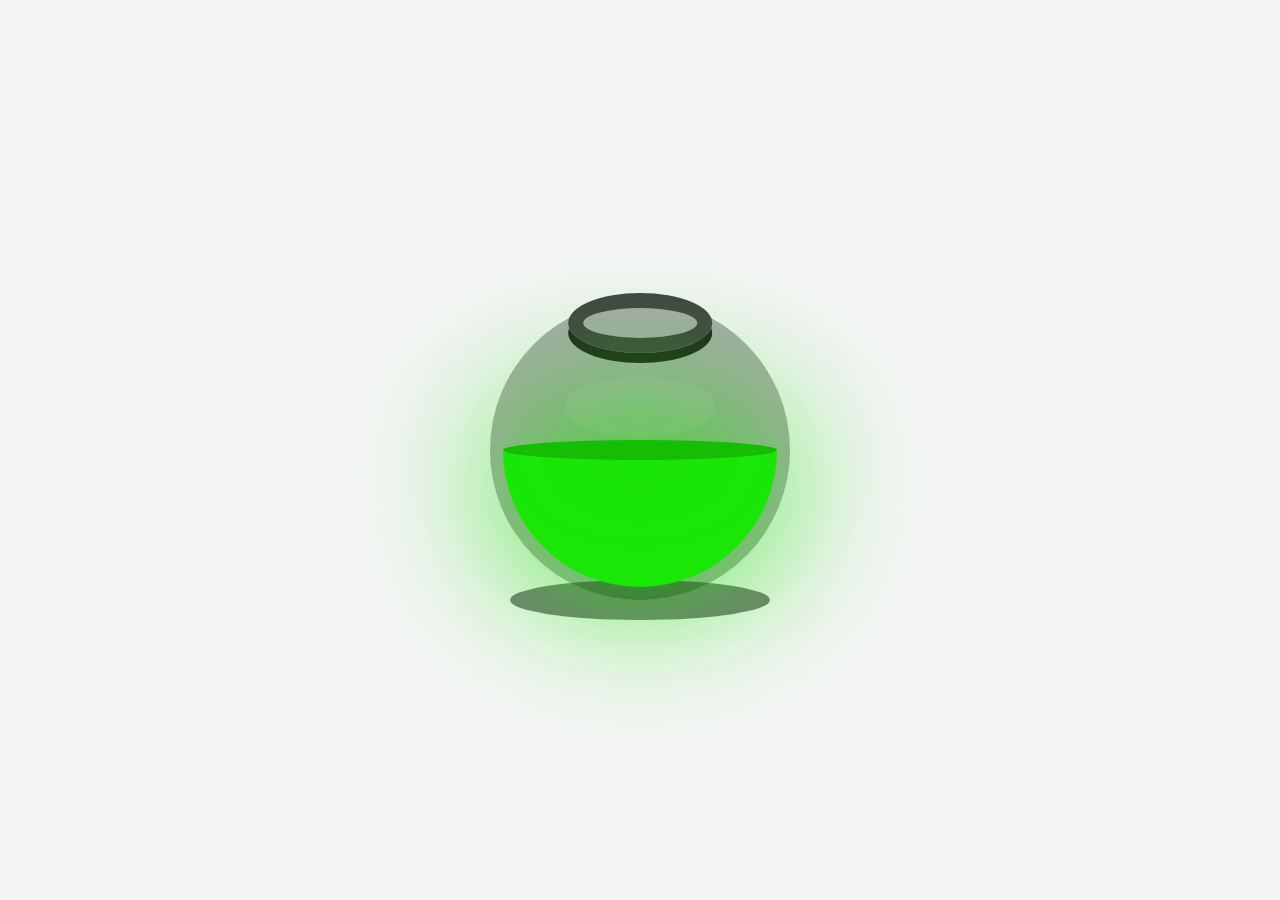
<file: 3D glowing/index.html>
<!DOCTYPE html>
<html>
<head>
	<meta charset="utf-8">
	<title>
		3D Glowing Liquid in Bootle
	</title>
	<link rel="stylesheet" type="text/css" href="style.css">
</head>
<body>

<section>
	<div class="shadow"></div>
	<div class="bowl">
		<div class="liquid"></div>
		
	</div>
</section>
</body>
</html>
</file>
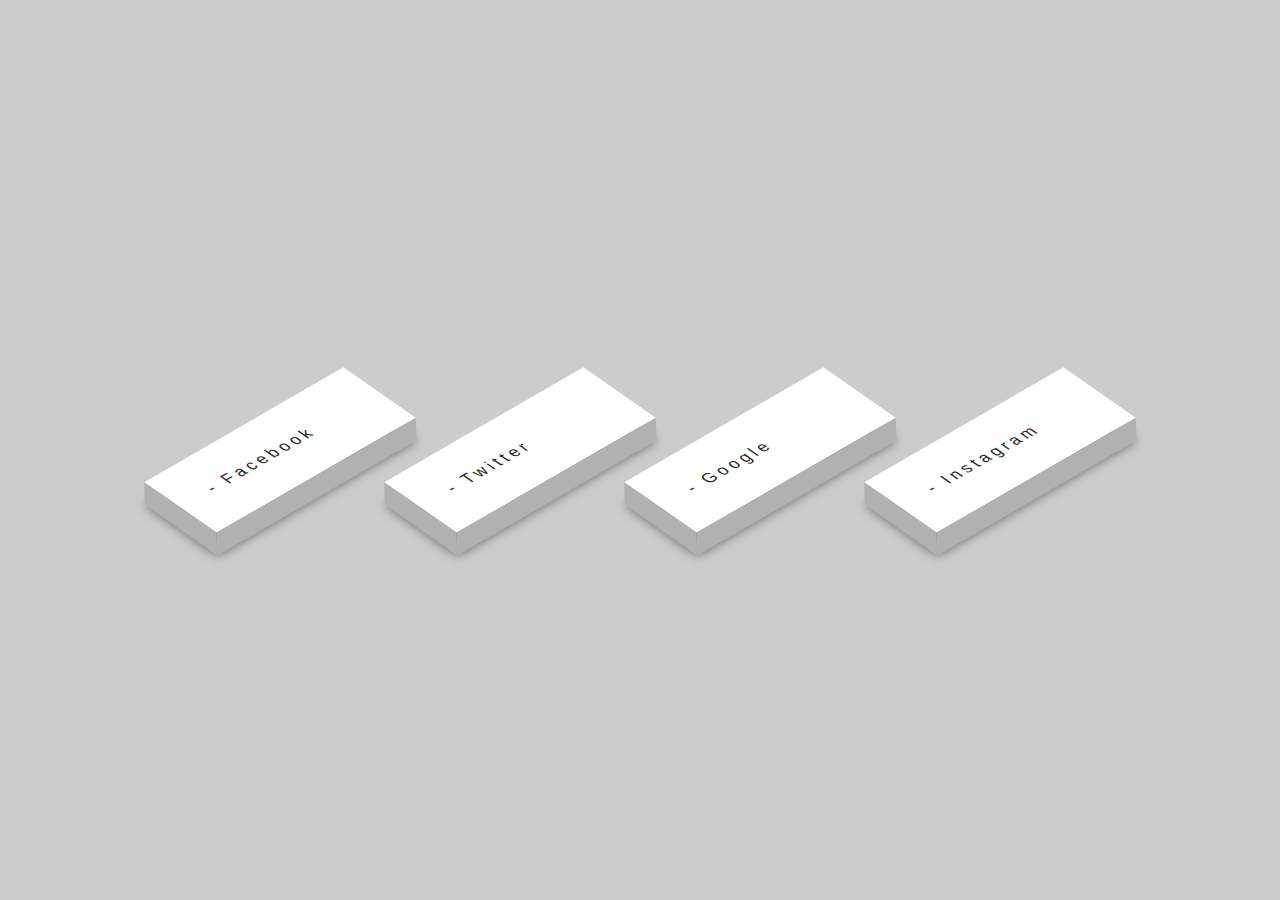
<file: 3D Social Media/index.html>
<!DOCTYPE html>
<html lang="en">
<head>
  <meta charset="UTF-8">
  <meta http-equiv="X-UA-Compatible" content="IE=edge">
  <meta name="viewport" content="width=device-width, initial-scale=1.0">
  <link rel="stylesheet" href="style.css">
  <title>3D Social Media Icons</title>
</head>
<body>
  
<ul>
  <li>
    <a href="#">
      <i class="fa fa-facebook"></i>
      <span> - Facebook</span>
    </a>
  </li>
  <li>
    <a href="#">
      <i class="fa fa-twitter"></i>
      <span> - Twitter</span>
    </a>
  </li>
  <li>
    <a href="#">
      <i class="fa fa-google-plus"></i>
      <span> - Google</span>
    </a>
  </li>
  <li>
    <a href="#">
      <i class="fa fa-instagram"></i>
      <span> - Instagram</span>
    </a>
  </li>
</ul>
</body>
</html>
</file>
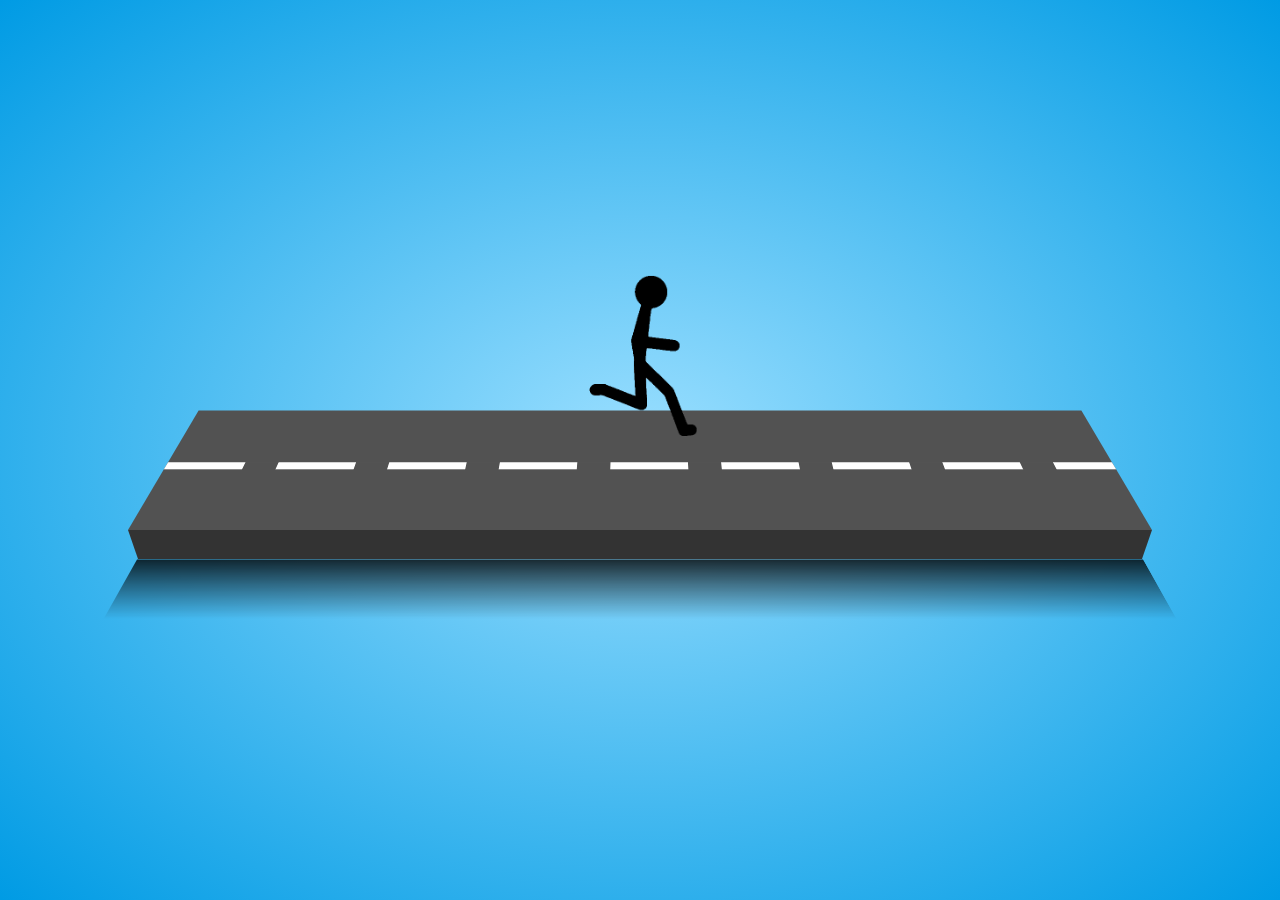
<file: Endless Road/index.html>
<html lang="en">
<head>
    <meta charset="UTF-8">
    <link rel="stylesheet" href="style.css">
    <title>Endless Road Animation CSS</title>
</head>
<body>
    <img src="runner.gif" height="190px" id="runner">
    <div class="infinite">
        <div class="shadow"></div>
    </div>
</body>
</html>
</file>
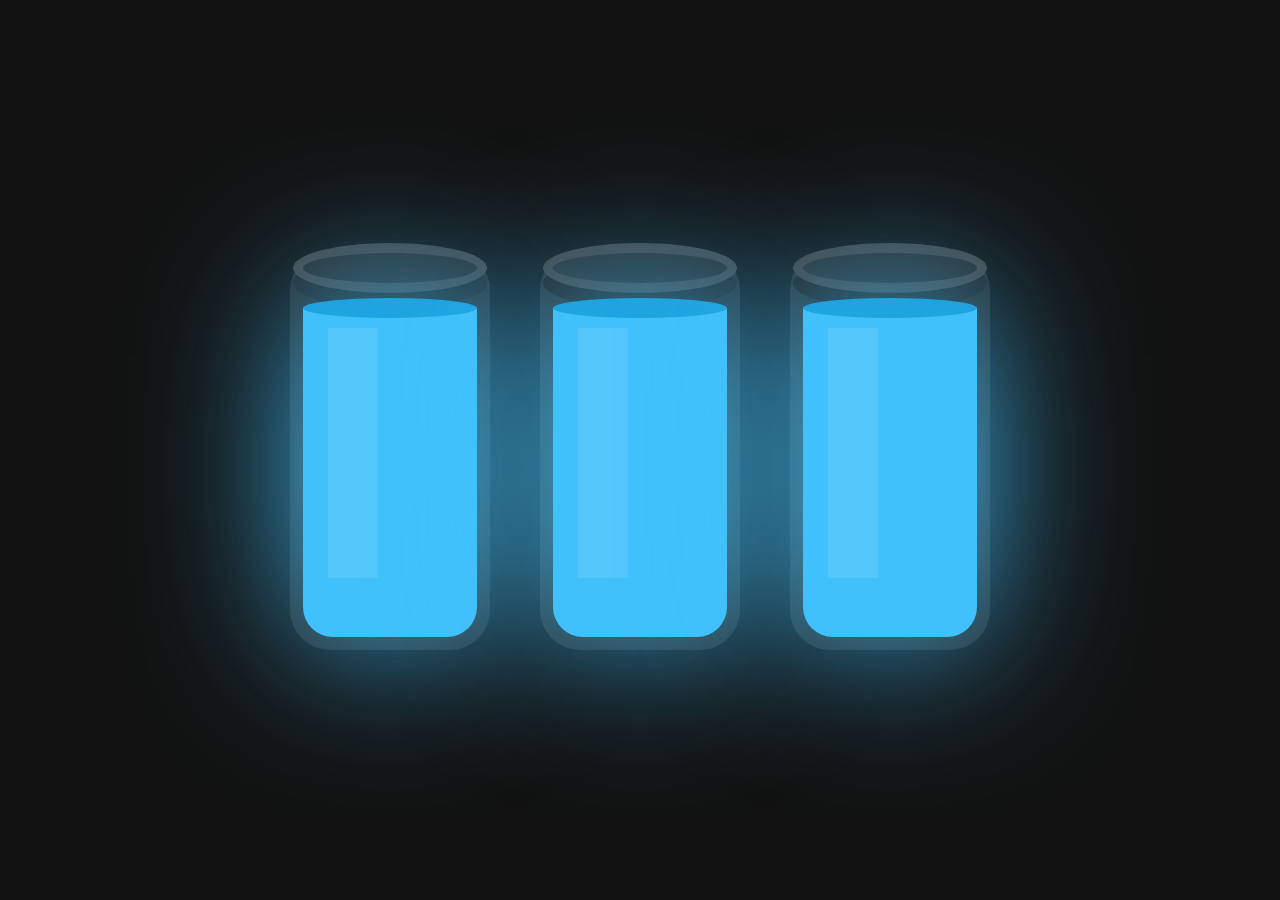
<file: Glowing Liquid/index.html>
<!DOCTYPE html>
<html lang="en">
<head>
    <meta charset="UTF-8">
    <meta name="viewport" content="width=device-width, initial-scale=1.0">
    <title>CSS Glowing Liquid</title>
    <link rel="stylesheet" href="style.css">
</head>
<body>
    <section>
        <div class="glass" style="--i: 1">
          <div class= "inner">
            <div class="liquid">
            
          </div>
            
          </div>
          
        </div>
        <div class="glass" style="--i: 2">
          <div class= "inner">
            <div class="liquid">
          </div>
          </div>
          
        </div>
        <div class="glass" style="--i: 3ē">
          <div class= "inner">
            <div class="liquid">
            
          </div>
            
          </div>
          
        </div>
      </section>
</body>
</html>
</file>
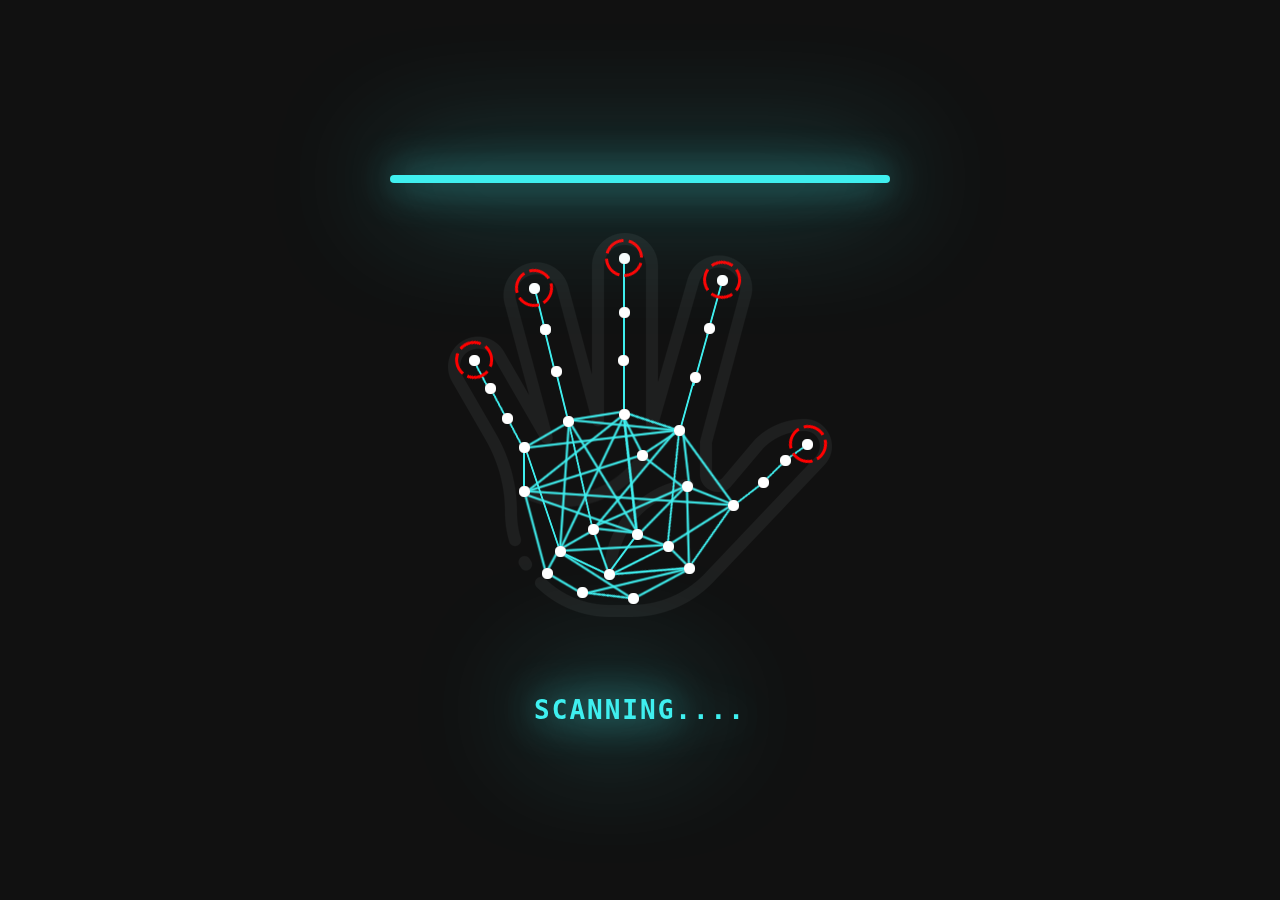
<file: Hand Print Scanner/index.html>
<!DOCTYPE html>
<html lang="en">
<head>
    <meta charset="UTF-8">
    <title>Hand Print Scanning</title>
    <link rel="stylesheet" href="style.css">
</head>
<body>
    <div class="scan">
        <div class="hand">
            <div class="lines"></div>
        </div>
        <h3>Scanning....</h3>
    </div>
</body>
</html>
</file>
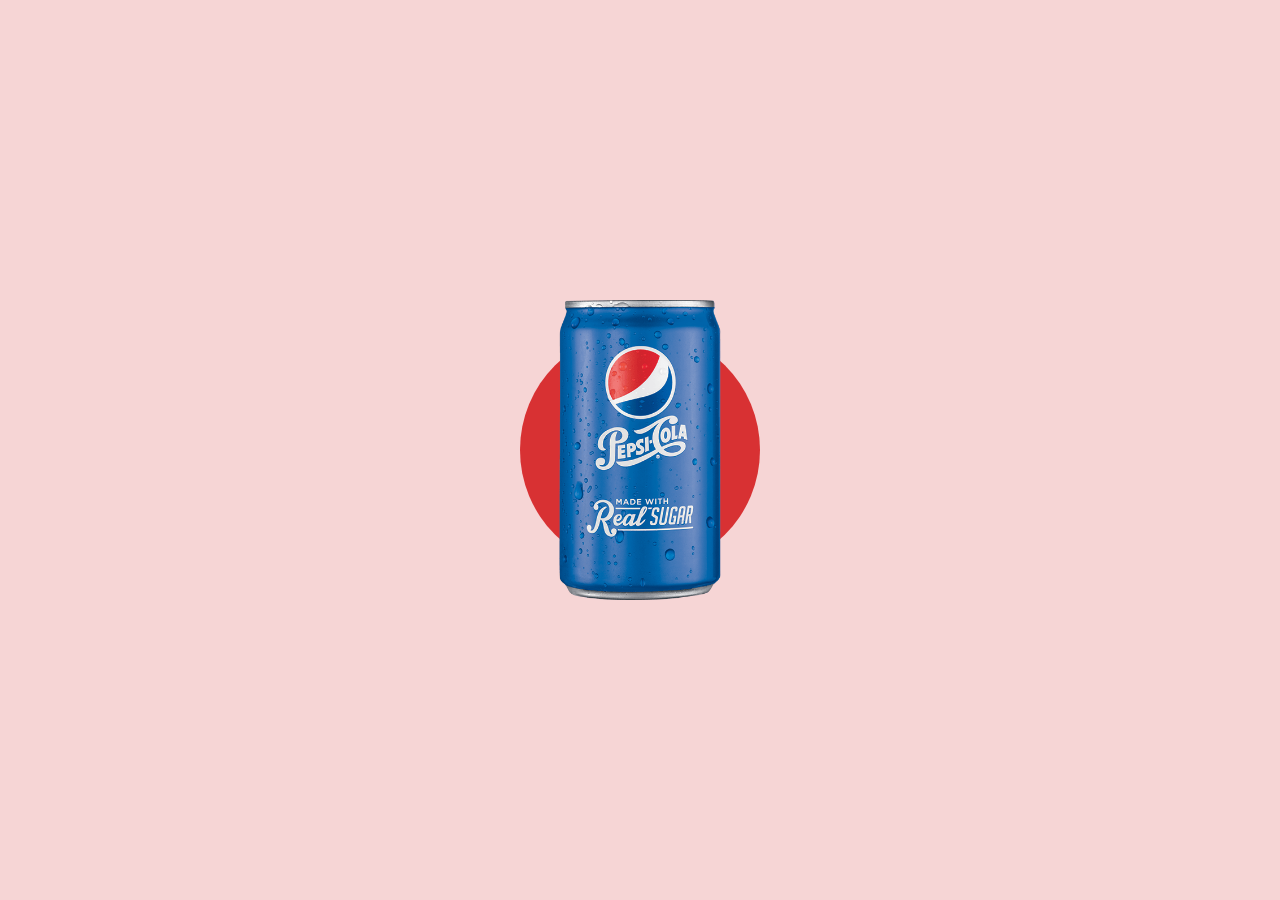
<file: Pepsi/index.html>
<!DOCTYPE html>
<html lang="en">
  <head>
    <meta charset="UTF-8" />
    <meta http-equiv="X-UA-Compatible" content="IE=edge" />
    <meta name="viewport" content="width=device-width, initial-scale=1.0" />
    <title>Pepsi Button Hover Effect</title>
    <link rel="stylesheet" href="style.css" />
  </head>
  <body>
    <div class="card">
      <div class="circle"></div>
      <div class="content">
          <h2>Pepsi Cola</h2>
          <p>Lorem ipsum dolor sit amet consectetur adipisicing elit. Eos, quis consequatur eum accusamus explicabo consectetur at similique, ab magni</p>
          <a href="#">Buy Now</a>
      </div>
      <img src="Pepsi.png">

    </div>
  </body>
</html>
</file>
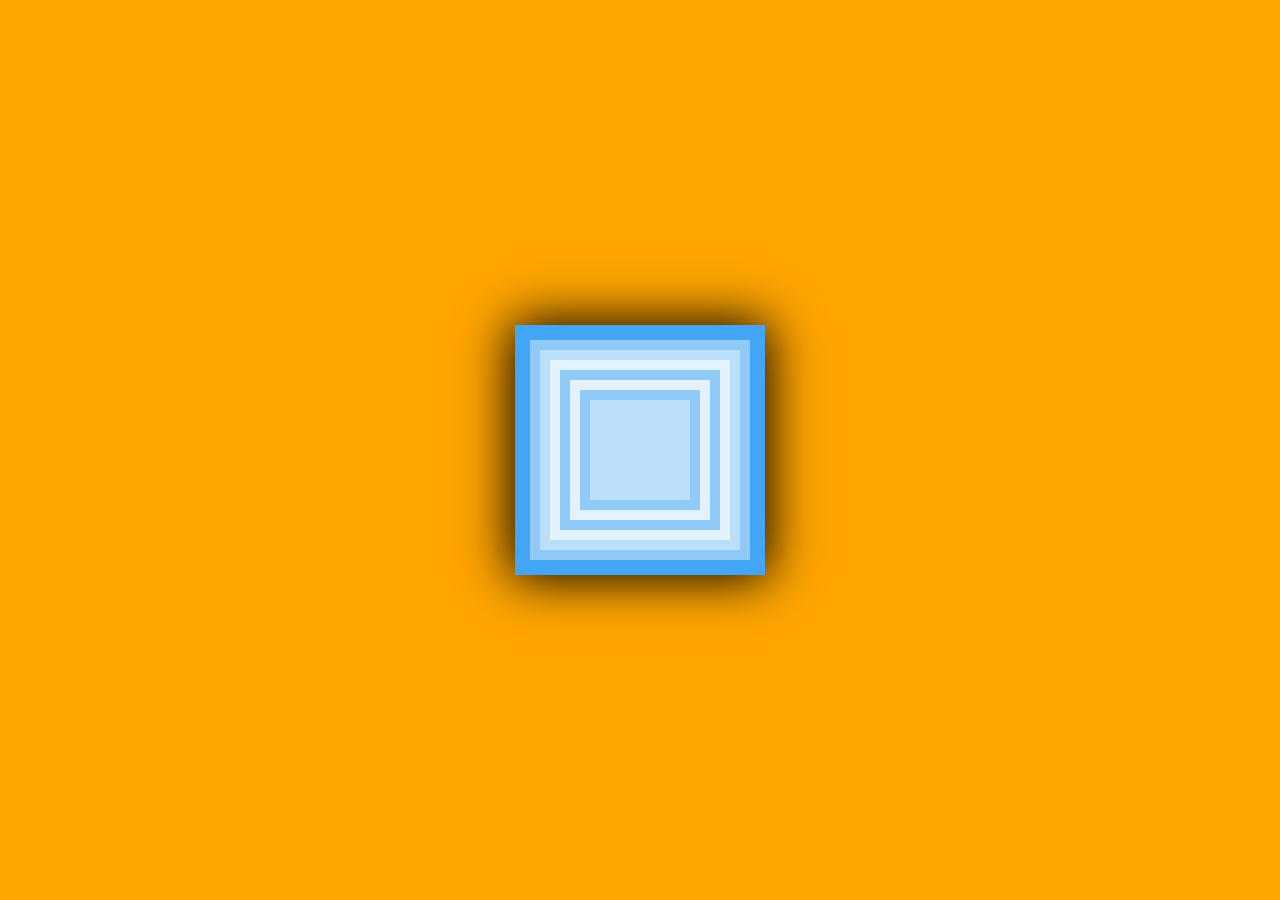
<file: Rotating square/index.html>
<!DOCTYPE html>
<html lang="en">
<head>
    <meta charset="UTF-8">
    <meta name="viewport" content="width=device-width, initial-scale=1.0">
    <title>Rotating Effect</title>
    <link rel="stylesheet" href="style.css">
</head>
<body>
    <div class="container">
        <span></span>
        <span></span>
        <span></span>
        <span></span>
        <span></span>
        <span></span>
        <span></span>
    </div>
</body>
</html>
</file>
<file: 3D glowing/style.css>
@import url('https://fonts.googleapis.com/css2?family=BhuTuka+Expanded+One&family=Kanit&family=Mrs+Sheppards&family=Oswald:wght@700&display=swap');

*{
	margin: 0;
	padding: 0;
	box-sizing: border-box;
}
section{
	display: flex;
	justify-content: center;
	align-items: center;
	min-height: 100vh;
	background: whitesmoke;

}
.bowl{
	position: relative;
	width: 300px;
	height: 300px;
	/* background: rgba(255, 255, 255, 0.7); */
	background: rgba(0, 0, 0, 0.3);
	border-radius: 50%;
	border: 8px solid transparent;
	animation: animate 5s linear infinite;
	transform-origin: bottom center;
	animation-play-state: run;
}
@keyframes animate{
	0%{
		transform: rotate(0deg);
	}
	25%{
		transform: rotate(22deg);
	}
		50%{
		transform: rotate(0deg);
	}
		75%{
		transform: rotate(-22deg);
	}
	100%{
		filter: hue-rotate(360deg);
	}
}
.bowl::before{
	content: "";
	position: absolute;
	top: -15px;
	left: 50%;
	transform: translateX(-50%);
	width: 40%;
	height: 30px;
	border: 15px solid #444;
	border-radius: 50%;
	box-shadow: 0 10px #222;

}
.bowl::after{
	content: "";
	position: absolute;
	top: 35%;
	left: 50%;
	transform: translate(-50%,-50%);
	width: 150px;
	height: 60px;
	background: rgba(255, 255, 255, 0.05);
	transform-origin: center;
	animation: animatebowlshadow 5s linear infinite;
	border-radius: 50%;
	animation-play-state: running;

}


@keyframes animatebowlshadow{
	0%{
		left: 50%;
		width: 150px;
		height: 60px;
	}
25%{
		left: 55%;
		width: 140px;
		height: 65px;
	}50%{
		left: 50%;
		width: 150px;
		height: 60px;
	}
	75%{
		left: 45%;
		width: 140px;
		height: 65px;
	}
	100%{


	}
}


.liquid{
	position: absolute;
	top: 50%;
	left: 5px;
	right: 5px;
	bottom: 5px;
	background: #1ae907;
	border-bottom-left-radius: 150px;
	border-bottom-right-radius: 150px;
	filter: drop-shadow(0 0 80px #1ae907);
	transform-origin: top center;
	animation: animateliquid 5s linear infinite;
	animation-play-state: running;
}

@keyframes animateliquid{
	0%{
		transform: rotate(0deg);
	}
	25%{
		transform: rotate(-22deg);
	}
	30%{
		transform: rotate(-23deg);
	}
	50%{
		transform: rotate(0deg);
	}
	75%{
		transform: rotate(22deg);
	}
		80%{
		transform: rotate(23deg);
	}
	100%{
		transform: rotate(0deg);
	}


}
.liquid::before{
	content: "";
	position: absolute;
	top: -10px;
	width: 100%;
	height: 20px;
	background: #15be05;
	border-radius: 50%;
	filter:drop-shadow(0 0 80px #15be05) ;
}
.shadow{
	position: absolute;
	top: calc(50% + 150px);
	left: 50%;
	transform: translate(-50%,-50%);
	width: 260px;
	height: 40px;
	background: rgba(0, 0, 0, 0.5);
	border-radius: 50%;
	animation: animateshadow 5s linear infinite;
	animation-play-state: running;

}
@keyframes animateshadow{
	0%{
		left: 50%;
		width: 260px;
		height: 40px;
		top: calc(50% + 150px);

	}

	25%{
		left: 55%;
		width: 265px;
		height: 30px;
		top: calc(50% + 130px);
		
	}50%{
		left: 50%;
		width: 260px;
		height: 40px;
		top: calc(50% + 150px);
		
	}75%{
		left: 45%;
		width: 265px;
		height: 30px;
		top: calc(50% + 130px);
		
	}100%{
	}
}
</file>
<file: 3D Social Media/style.css>
body {
    margin:0;
    padding:0;
     background:#ccc;
    font-family: 'Roboto Condensed', sans-serif;
  }
  ul {
    position:absolute;
    top:50%;
    left:50%;
    transform:translate(-50%, -50%);
    display:flex;
    margin:0;
    padding:0;
  }
  ul li {
    list-style:none;
    margin:0 5px;
  }
  ul li a .fa {
    font-size: 40px;
    color: #262626;
    line-height:80px;
    transition: .5s;
    padding-right: 14px;
  }
  ul li a span {
    padding:0;
    margin:0;
    position:absolute;
    top: 30px;
    color: #262626;
    letter-spacing: 4px;
    transition: .5s;
  }
  ul li a {
    text-decoration: none;
    display:absolute;
    display:block;
    width:210px;
    height:80px;
    background: #fff;
    text-align:left;
    padding-left: 20px;
    transform: rotate(-30deg) skew(25deg) translate(0,0);
    transition:.5s;
    box-shadow: -20px 20px 10px rgba(0,0,0,.5);
  }
  ul li a:before {
    content: '';
    position: absolute;
    top:10px;
    left:-20px;
    height:100%;
    width:20px;
    background: #b1b1b1;
    transform: .5s;
    transform: rotate(0deg) skewY(-45deg);
  }
  ul li a:after {
    content: '';
    position: absolute;
    bottom:-20px;
    left:-10px;
    height:20px;
    width:100%;
    background: #b1b1b1;
    transform: .5s;
    transform: rotate(0deg) skewX(-45deg);
  }
  ul li a:hover {
    transform: rotate(-30deg) skew(25deg) translate(20px,-15px);
    box-shadow: -50px 50px 50px rgba(0,0,0,.5);
  }
  ul li:hover .fa {
    color:#fff;
  }
  ul li:hover span {
    color:#fff;
  }
  ul li:hover:nth-child(1) a{
    background: #3b5998;
  }
  ul li:hover:nth-child(1) a:before{
    background: #365492;
  }
  ul li:hover:nth-child(1) a:after{
    background: #4a69ad;
  }
  ul li:hover:nth-child(2) a{
    background: #00aced;
  }
  ul li:hover:nth-child(2) a:before{
    background: #097aa5;
  }
  ul li:hover:nth-child(2) a:after{
    background: #53b9e0;
  }
  ul li:hover:nth-child(3) a{
    background: #dd4b39;
  }
  ul li:hover:nth-child(3) a:before{
    background: #b33a2b;
  }
  ul li:hover:nth-child(3) a:after{
    background: #e66a5a;
  }
  ul li:hover:nth-child(4) a{
    /* background: #e4405f; */
    background: #b042ff;
  }
  ul li:hover:nth-child(4) a:before{
    /* background: #d81c3f; */
    background: #9300ff;
  }
  ul li:hover:nth-child(4) a:after{
    /* background: #e46880; */
    background: #c175ff;
  }
</file>
<file: Endless Road/style.css>
body{
    margin: 0;
    padding: 0;
    display: flex;
    justify-content: center;
    align-items: center;
    min-height: 100vh;
    background: radial-gradient(#9bdfff,#009be4);
}

.infinite{
    position: absolute;
    width: 80vw;
    height: 160px;
    background: #525252;
    transform-origin: bottom;
    transform-style: preserve-3d;
    transform: perspective(500px) rotateX(30deg);
}

.infinite:before{
    content: '';
    position: absolute;
    top: 50%;
    transform: translateY(-50%);
    left: 0;
    width: 100%;
    height: 10px;
    background: linear-gradient(90deg,#fff 0%,#fff 70%,#525252 70%,#525252 100%);
    background-size: 120px;
    animation: animate 0.5s linear infinite; 
}

@keyframes animate{
    0%{
        background-position: 0px;
    }
    0%{
        background-position: 110px;
    }
}

.infinite:after{
    content: '';
    position: absolute;
    width: 100%;
    height: 30px;
    background: #333;
    bottom: -30px;
    transform-origin: top;
    background-size: 120px;
    transform: perspective(500px) rotateX(-25deg);
}

.shadow{
    position: absolute;
    bottom: -93px;
    left: 50%;
    transform: translateX(-50%);
    width: 95%;
    height: 60px;
    background: linear-gradient(#000, transparent);
    opacity: 0.8;
}

#runner {
    z-index: 5;
    transform: translateY(-50%);
    
}
</file>
<file: Glowing Liquid/style.css>
*{
    margin: 0;
    padding: 0;
    box-sizing: border-box;
  }
  
  section{
    display: flex;
    justify-content: center;
    align-items: center;
    height: 100vh;
    background: #121212;
    gap: 50px;
  }
  
  .glass{
    position: relative;
  }
  
  .glass .inner{
    position: relative;
    width: 200px;
    height: 400px;
    background: rgba(255,255,255, 0.1);
    border-radius: 40px;
    border:8px solid transparent;
    animation: animateColor 5s linear infinite;
    animation-delay: calc(var(--i)*-1.25s);
  
  }
  @keyframes animateColor{
  0%
  {
  filter: hue-rotate (0deg);
  }
  100%
  {
  filter: hue-rotate(360deg);
  }
  }
  
  
  .glass .inner::before{
    content: '';
    position: absolute;
    top: -15px;
    left: 50%;
    transform: translateX(-50%);
    width: calc(100% - 10px);
    height: 30px;
    border: 10px solid #444;
    border-radius: 50%;
    box-shadow: 0 15px 0 #222;
  }
  
  .glass .inner::after{
  content: '';
  position: absolute;
  top: 70px;
  left: 30px;
  width: 50px;
  height: 250px;
  background: rgba(255,255,255,0.1);
  }
  
  .liquid
  {
  position: absolute;
  top: 50px;
  left: 5px;
  right: 5px;
  bottom: 5px;
  background:#41c1fb;
  border-bottom-left-radius: 30px;
  border-bottom-right-radius: 30px;
  filter: drop-shadow(0 0 80px #41c1fb);
  animation: animateLiquid 5s linear infinite;
  animation-delay: calc(var(--i)*-1.25s);
  }
  @keyframes animateLiquid
  {
  0%, 20%
  {
  top: 50px;
  }
  50%, 70%
  {
  top: 320px;
  }
  100%
  {
  top: 50px;
  }
  }
  
  .liquid::before{
  content: '';
  position: absolute;
  top:-10px;
  width: 100%;
  height: 20px;
  border-radius: 50%;
  background: #1fa4e0;
  }
</file>
<file: Hand Print Scanner/style.css>
*{
    margin: 0;
    padding: 0;
    box-sizing: border-box;
    font-family: monospace;
}
body{
    display: flex;
    justify-content: center;
    align-items: center;
    min-height: 100vh;
    background: #111;
}
.scan{
    position: relative;
    display: flex;
    flex-direction: column;
    align-items: center;
}
.scan .hand{
    position: relative;
    width: 500px;
    height: 500px;
    background: url(hand_02.png);
    background-size: 500px;
}
.scan .hand::before{
    content: '';
    position: absolute;
    top: 0;
    left: 0;
    width: 100%;
    height: 100%;
    background: url(hand_01.png);
    background-size: 500px;
    animation: animate 4s ease-in-out infinite;
}
@keyframes animate{
    0%{
        height: 0;
    }
    50%{
        height: 100%;
    }
    100%{
        height: 0;
    }
}
.scan .hand::after{
    content: '';
    position: absolute;
    top: 0;
    left: 0;
    width: 100%;
    height: 8px;
    background: #3fefef;
    border-radius: 8px;
    filter: drop-shadow(0 0 20px #3fefef)
    drop-shadow(0 0 60px #3fefef);
    animation: animateLine 4s ease-in-out infinite;
}
@keyframes animateLine{
    0%{
        top: 0;
    }
    50%{
        top: 100%;
    }
    100%{
        top: 0;
    }
}
.scan h3{
    text-transform: uppercase;
    font-size: 2em;
    letter-spacing: 2px;
    margin-top: 20px;
    color: #3fefef;
    filter: drop-shadow(0 0 20px #3fefef)
    drop-shadow(0 0 60px #3fefef);
    animation: animateText 0.5s steps(1) infinite;
}
@keyframes animateText{
    0%{
        opacity: 0;
    }
    50%{
        opacity: 1;
    }
    100%{
        opacity: 0;
    }
}
.scan .hand .lines{
    position: absolute;
    inset: 0;
}
.scan .hand .lines::before{
    content: '';
    position: absolute;
    top: 0;
    left: 0;
    width: 500px;
    height: 500px;
    background: url(lines.png);
    background-size: 500px;
    animation: animateHandlines 4s linear infinite;
}
@keyframes animateHandlines{
    0%{
        height: 0;
    }
    25% {
        height: 0;;
    }
    50%{
        height: 100%;
    }
    100%{
        height: 0;
    }
}
.scan .hand .lines::after{
    content: '';
    position: absolute;
    top: 0;
    left: 0;
    width: 500px;
    height: 500px;
    background: url(points.png);
    background-size: 500px;
    animation: animateHandpoints 4s linear infinite;
}
@keyframes animateHandpoints{
    0%{
        height: 0;
    }
    50%{
        height: 100%;
    }
    100%{
        height: 0;
    }
}
</file>
<file: Pepsi/style.css>
*{
    margin: 0;
    padding: 0;
    box-sizing: border-box;
    font-family: 'poppins', sans-serif;
}
body{
    display: flex;
    justify-content: center;
    align-items: center;
    min-height: 100vh;
    background-color: rgb(246, 213, 213);
}
.card{
    position: relative;
    width: 600px;
    height: 350px;
    border-radius: 20px;
    display: flex;
    align-items: center;
    border-radius: 20px;
    transition: 0.5s;


}
.card .circle{
    position: absolute;
    top: 0;
    left: 0;
    width: 100%;
    height: 100%;
    border-radius: 20px;
    overflow: hidden;

}
.card .circle::before{
    content: "";
    position: absolute;
    top: 0;
    left: 0;
    width: 100%;
    height: 100%;
    background: #d83133;
    clip-path: circle(120px at center);
    transition: 0.5s;

} 
.card:hover .circle:before{
    clip-path: circle(400px at center);
    background: #0065c3;




}
.card img{
    position: absolute;
    top: 50%;
    left: 50%;
    transform: translate(-50%,-50%);
    height: 300px;
    pointer-events: none;
    transition: 0.5s;

}
.card:hover img{
    left: 72%;
    height: 500px;

}
.card .content{
    position: relative;
    width: 50%;
    left: 20%;
    padding: 20px 20px 20px 40px;
    transition: 0.5s;
    visibility: hidden;
    


}
.card:hover .content{
    left: 0;
    opacity: 1;
    visibility: visible;

}
.card .content h2 {
    color: white;
    text-transform: uppercase;
    font-size: 2em;
    line-height: 1en;
    margin-bottom: 5px;



}
.card .content p {
    color: white;

} 
.card .content a{
    position: relative;
    color: white;
    padding: 10px 20px;
    border-radius: 10px;
    background: white;
    color: black;
    margin-top: 10px;
    display: inline-block;
    text-decoration: none;
    font-weight: 700;
}
@media (max-width:991px)
{
    .card{
        width: auto;
        max-width: 350px;
        align-items: flex-start;
        margin: 10px;
        
    }
    .card:hover{
        height: 600px;
    }
    .card .content
{
    width: 100%;
    left: 0;
    padding: 40px;
}
.card:hover img{
    top: 70%;
    left: 50%;
    height: 320px;

    
}
}
@media (max-width: 420px)
{
    .card .content{
        padding: 20px;
    }
}
</file>
<file: Rotating square/style.css>
body {
    background-color: orange;

}
.container {
    position: absolute;
    margin: auto;
    left: 0;
    top: 0;
    right: 0;
    bottom: 0;
    width: 250px;
    height: 250px;
    background-color: #42a5f5;
    box-shadow: 0px 0px 50px 3px #000;
}

.span {
    left: 10%;
    top: 10%;
    box-shadow: 0px 0px 25px #000;
}

span:nth-child(1) {
     position: absolute;
     width: 220px;
     height: 220px;
     background-color: #90caf9;
     left: 6%;
     top: 6%;
     animation: ani 3s infinite;
     animation-delay: 0.3s;
}
 
span:nth-child(2) {
    position: absolute;
    width: 200px;
    height: 200px;
    background-color: #bbdefb;
    left: 10%;
    top: 10%;
    animation: ani 3s infinite;
    animation-delay: 0.4s;
}

span:nth-child(3) {
    position: absolute;
    width: 180px;
    height: 180px;
    background-color: #e3f2fd;
    left: 14%;
    top: 14%;
    animation: ani 3s infinite;
    animation-delay: 0.5s;
}

span:nth-child(4) {
    position: absolute;
    width: 160px;
    height: 160px;
    background-color: #90caf9;
    left: 18%;
    top: 18%;
    animation: ani 3s infinite;
    animation-delay: 0.6s;
}

span:nth-child(5) {
    position: absolute;
    width: 140px;
    height: 140px;
    background-color: #e3f2fd;
    left: 22%;
    top: 22%;
    animation: ani 3s infinite;
    animation-delay: 0.7s;
}

span:nth-child(6) {
    position: absolute;
    width: 120px;
    height: 120px;
    background-color: #90caf9;
    left: 26%;
    top: 26%;
    animation: ani 3s infinite;
    animation-delay: 0.8s;
}

span:nth-child(7) {
    position: absolute;
    width: 100px;
    height: 100px;
    background-color: #bbdefb;
    left: 30%;
    top: 30%;
    animation: ani 3s infinite;
    animation-delay: 1s;
}

@keyframes ani {
    0% {
        transition: 0.7s;
        transform: rotate(0deg);
    }
    20% {
        transition: 0.7s;
        transform: rotate(95deg);
    }
    50% {
        transition: 0.7s;
        transform: rotate(360deg);
    }
    100% {
        transition: 0.7s;
        transform: rotate(0deg);
    }

}
</file>
